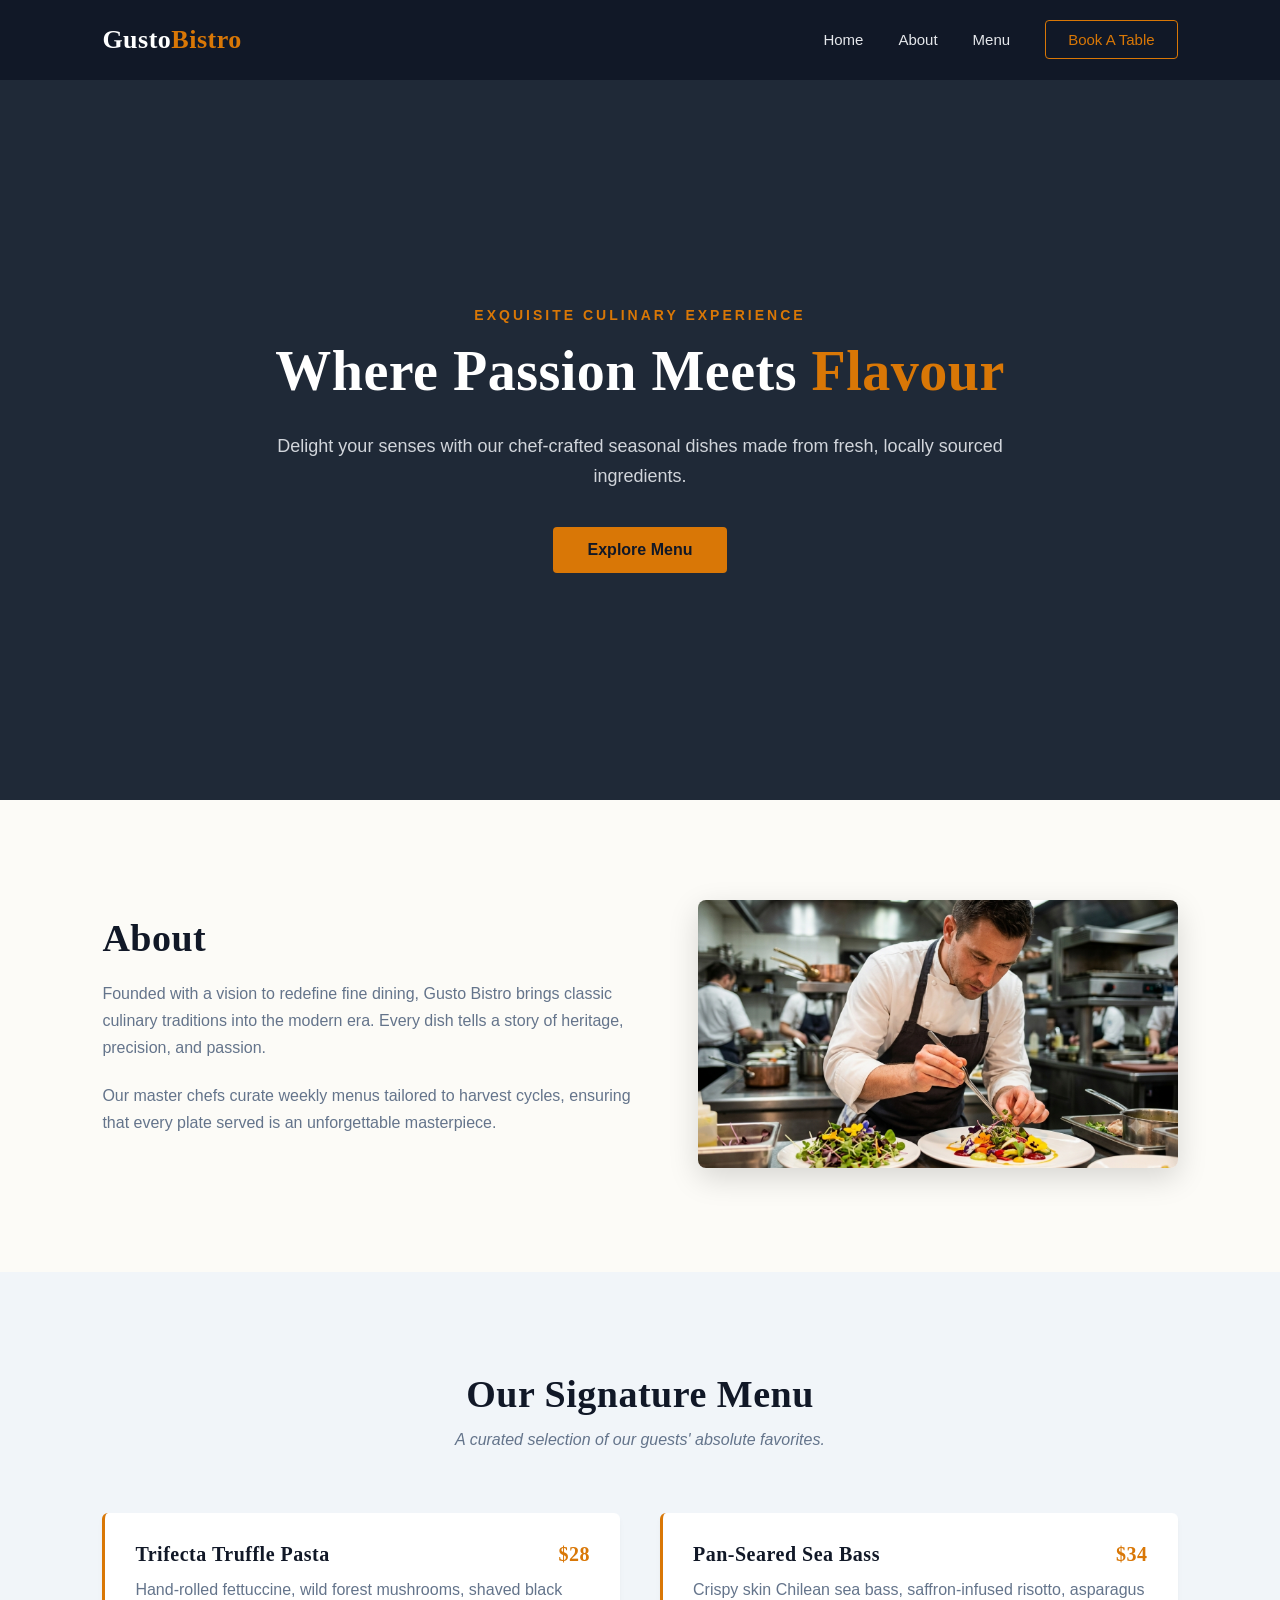
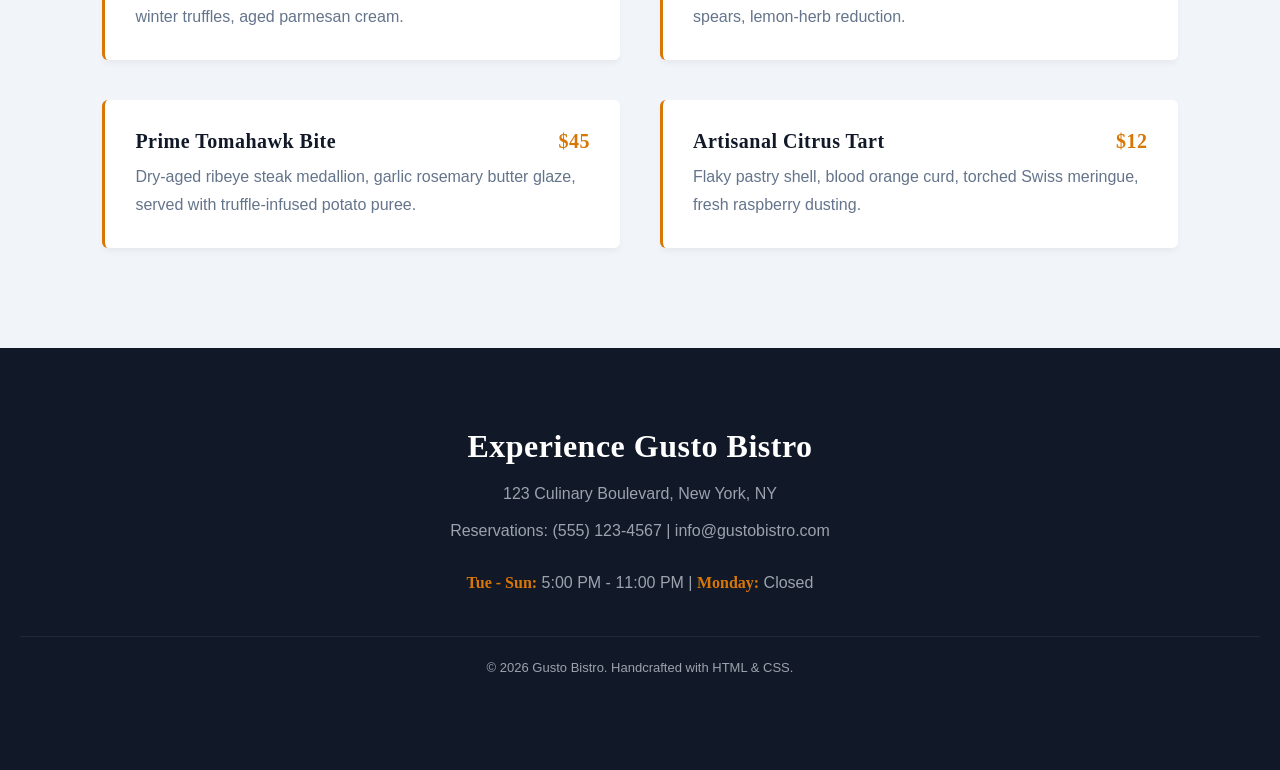
<file: midnight-bistro/index.html>
<!DOCTYPE html>
<html lang="en">
<head>
    <meta charset="UTF-8">
    <meta name="viewport" content="width=device-width, initial-scale=1.0">
    <title>Gusto Bistro | Fine Dining Restaurant</title>
    <link rel="stylesheet" href="style.css">
</head>
<body>

    <header class="navbar">
        <div class="logo">Gusto<span>Bistro</span></div>
        <nav>
            <ul class="nav-links">
                <li><a href="#home">Home</a></li>
                <li><a href="#about">About</a></li>
                <li><a href="#menu">Menu</a></li>
                <li><a href="#reservation" class="btn-book">Book A Table</a></li>
            </ul>
        </nav>
    </header>

    <section id="home" class="hero">
        <div class="hero-overlay"></div>
        <div class="hero-content">
            <h4>Exquisite Culinary Experience</h4>
            <h1>Where Passion Meets <span>Flavour</span></h1>
            <p>Delight your senses with our chef-crafted seasonal dishes made from fresh, locally sourced ingredients.</p>
            <a href="#menu" class="btn-main">Explore Menu</a>
        </div>
    </section>

    <section id="about" class="about">
        <div class="about-container">
            <div class="about-text">
                <h2 class="section-title">About</h2>
                <p>Founded with a vision to redefine fine dining, Gusto Bistro brings classic culinary traditions into the modern era. Every dish tells a story of heritage, precision, and passion.</p>
                <p>Our master chefs curate weekly menus tailored to harvest cycles, ensuring that every plate served is an unforgettable masterpiece.</p>
            </div>
            <div class="about-image">
                 <img src="chef.jpg.PNG" class="about-chef-img" alt="chef preparing food">
            </div>        
        </div>
    </section>
 <section id="menu" class="menu-section">
        <h2 class="section-title center">Our Signature Menu</h2>
        <p class="section-subtitle">A curated selection of our guests' absolute favorites.</p>
        
        <div class="menu-grid">
            <div class="menu-item">
                <div class="menu-details">
                    <h3>Trifecta Truffle Pasta <span class="price">$28</span></h3>
                    <p>Hand-rolled fettuccine, wild forest mushrooms, shaved black winter truffles, aged parmesan cream.</p>
                </div>
            </div>
            <div class="menu-item">
                <div class="menu-details">
                    <h3>Pan-Seared Sea Bass <span class="price">$34</span></h3>
                    <p>Crispy skin Chilean sea bass, saffron-infused risotto, asparagus spears, lemon-herb reduction.</p>
                </div>
            </div>
            <div class="menu-item">
                <div class="menu-details">
                    <h3>Prime Tomahawk Bite <span class="price">$45</span></h3>
                    <p>Dry-aged ribeye steak medallion, garlic rosemary butter glaze, served with truffle-infused potato puree.</p>
                </div>
            </div>
            <div class="menu-item">
                <div class="menu-details">
                    <h3>Artisanal Citrus Tart <span class="price">$12</span></h3>
                    <p>Flaky pastry shell, blood orange curd, torched Swiss meringue, fresh raspberry dusting.</p>
                </div>
            </div>
        </div>
    </section>

    <footer id="reservation" class="footer">
        <div class="footer-content">
            <h2>Experience Gusto Bistro</h2>
            <p>123 Culinary Boulevard, New York, NY</p>
            <p>Reservations: (555) 123-4567 | info@gustobistro.com</p>
            <div class="hours">
                <p><strong>Tue - Sun:</strong> 5:00 PM - 11:00 PM | <strong>Monday:</strong> Closed</p>
            </div>
            <p class="copyright">&copy; 2026 Gusto Bistro. Handcrafted with HTML & CSS.</p>
        </div>
    </footer>

</body>
</html>
</file>
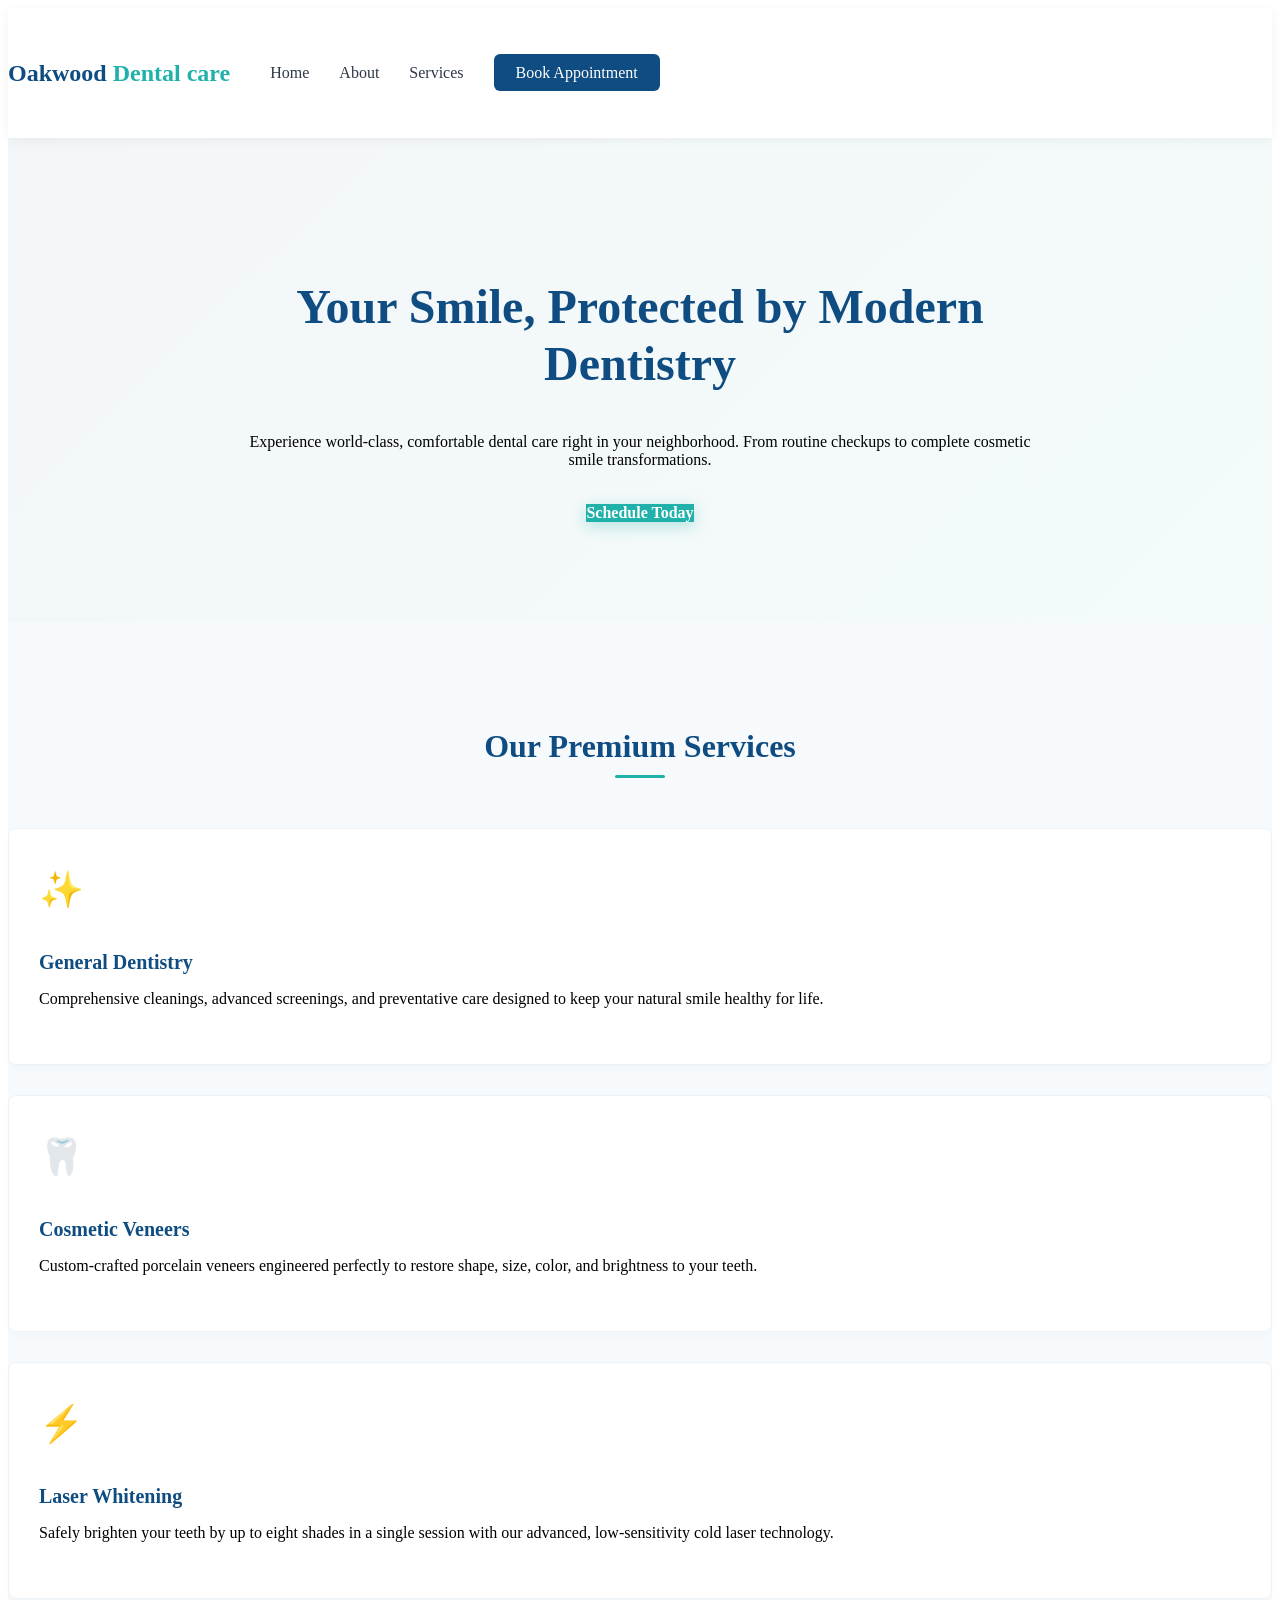
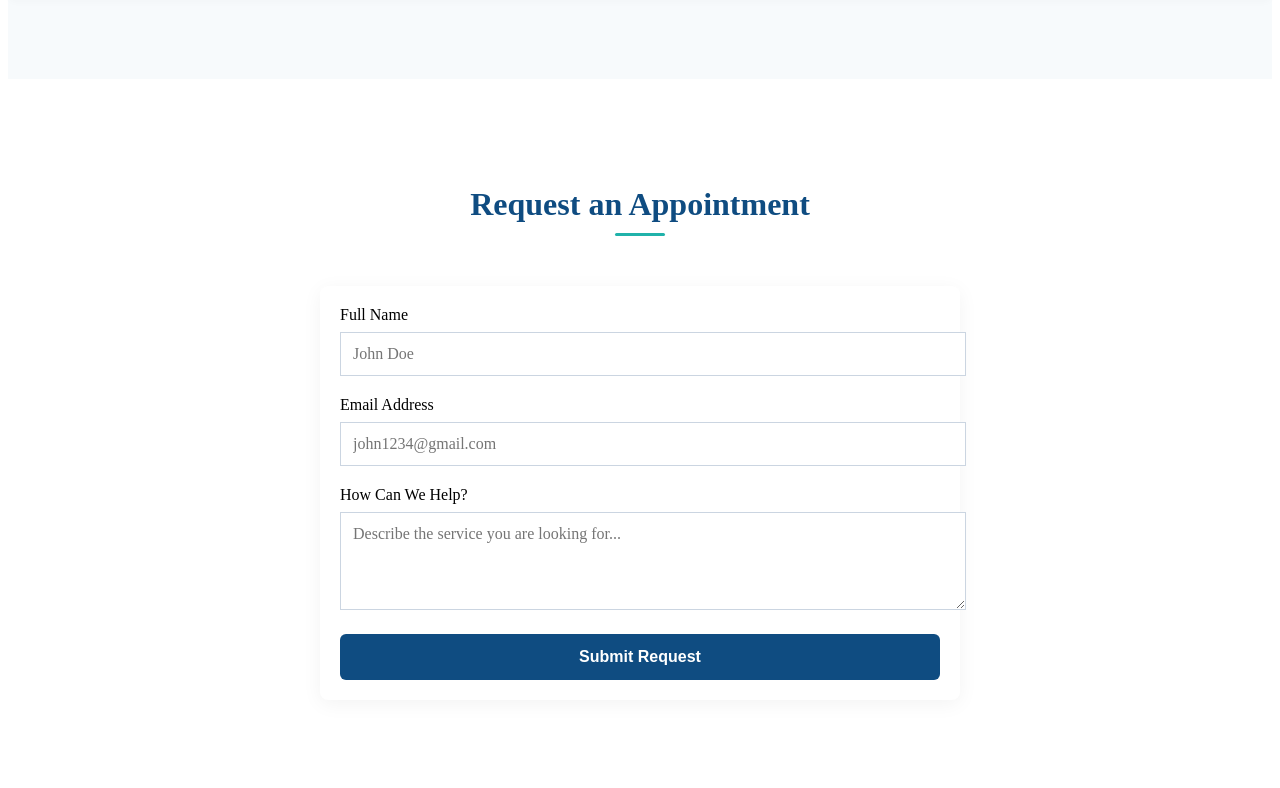
<file: oakwood-dental/index.html>
<!DOCTYPE html>
<html lang="en">
<head>
    <meta charset="UTF-8">
    <meta name="viewport" content="width=device-width, initial-scale=1.0">
    <title>Oakwood Dental Care | Modern Web Design Template</title> 
    <link rel="stylesheet" href="style.css">
</head>
<body>

    <!--NAVIGATION-->
    <header>
        <div class="container">
            <nav>
                <nav class="navbar">
                <a href="#" class="logo">Oakwood <span>Dental</span> <span>care</span></a>
                <ul class="nav-links">
                    <li><a href="#home">Home</a></li>
                    <li><a href="#about">About</a></li>
                    <li><a href="#services">Services</a></li>
                    <li><a href="#book-appointment" class="btn-nav">Book Appointment</a></li>
                </ul>
            </nav>
        </div>
    </header>

    <!--HERO SECTIONS-->
    <section class="hero">
        <div class="container hero-content">
            <h1>Your Smile, Protected by Modern Dentistry</h1>
            <p>Experience world-class, comfortable dental care right in your neighborhood. From routine checkups to complete cosmetic smile transformations.</p>
            <a href="#" class="btn-main">Schedule Today</a>
        </div>
    </section>

<!--SERVICES GRID SECTION-->
    <section class="services">
        <div class="container">
            <h2 class="section-title">Our Premium Services</h2>
            <div class="services-grid">
                
                <div class="service-card">
                    <span class="service-icon">✨</span>
                    <h3>General Dentistry</h3>
                    <p>Comprehensive cleanings, advanced screenings, and preventative care designed to keep your natural smile healthy for life.</p>
                </div>

                <div class="service-card">
                    <span class="service-icon">🦷</span>
                    <h3>Cosmetic Veneers</h3>
                    <p>Custom-crafted porcelain veneers engineered perfectly to restore shape, size, color, and brightness to your teeth.</p>
                </div>

                <div class="service-card">
                    <span class="service-icon">⚡</span>
                    <h3>Laser Whitening</h3>
                    <p>Safely brighten your teeth by up to eight shades in a single session with our advanced, low-sensitivity cold laser technology.</p>
                </div>

            </div>
        </div>
    </section>

<!--CONTACT/APPOINTMENT SECTION-->
    <section class="contact">
        <div class="container">
            <h2 class="section-title">Request an Appointment</h2>
            <form class="contact-form" onsubmit="event.preventDefault();">
                <div class="form-group">
                    <label for="name">Full Name</label>
                    <input type="text" id="name" placeholder="John Doe" required>
                </div>
                <div class="form-group">
                    <label for="email">Email Address</label>
                    <input type="email" id="email" placeholder="john1234@gmail.com" required>
                </div>
                <div class="form-group">
                    <label for="msg">How Can We Help?</label>
                    <textarea id="msg" rows="4" placeholder="Describe the service you are looking for..." required></textarea>
                </div>
                <button type="submit" class="btn-submit">Submit Request</button>
            </form>
        </div>
    </section>

</body>
</html>
</file>
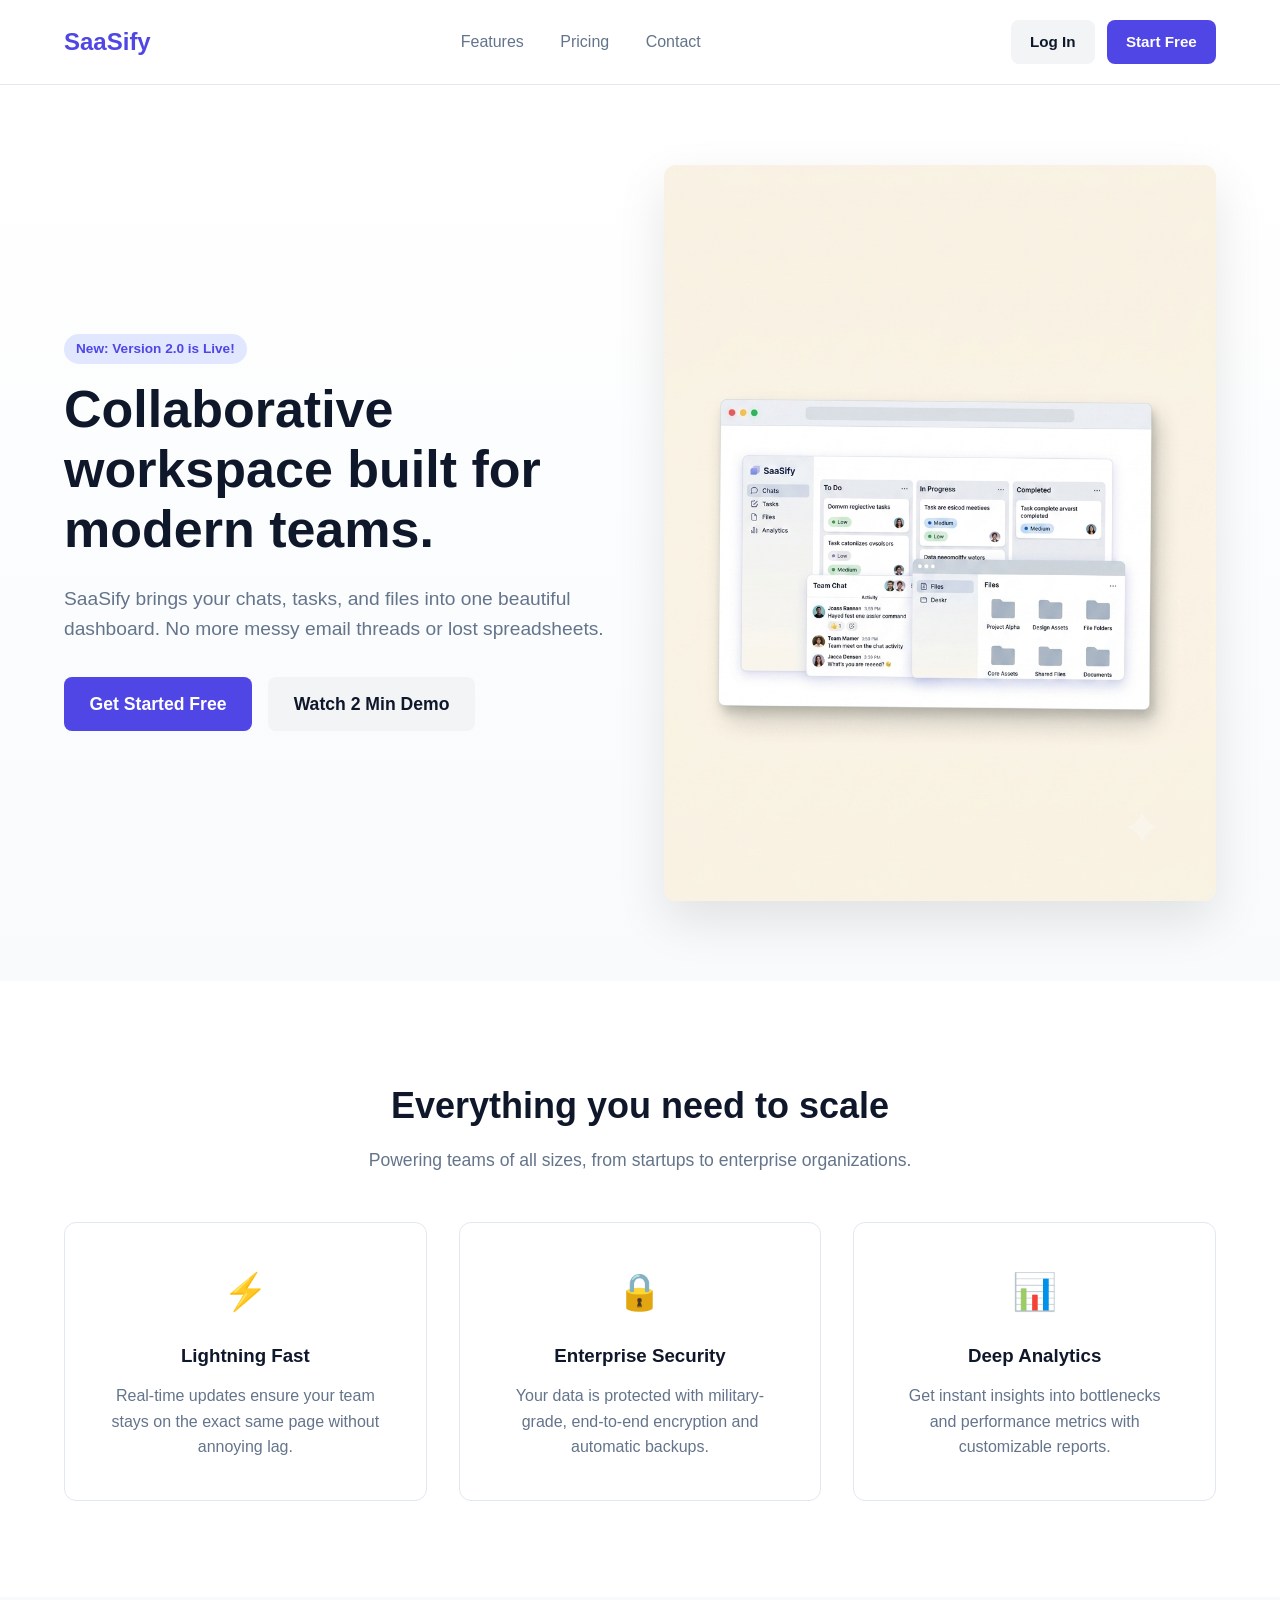
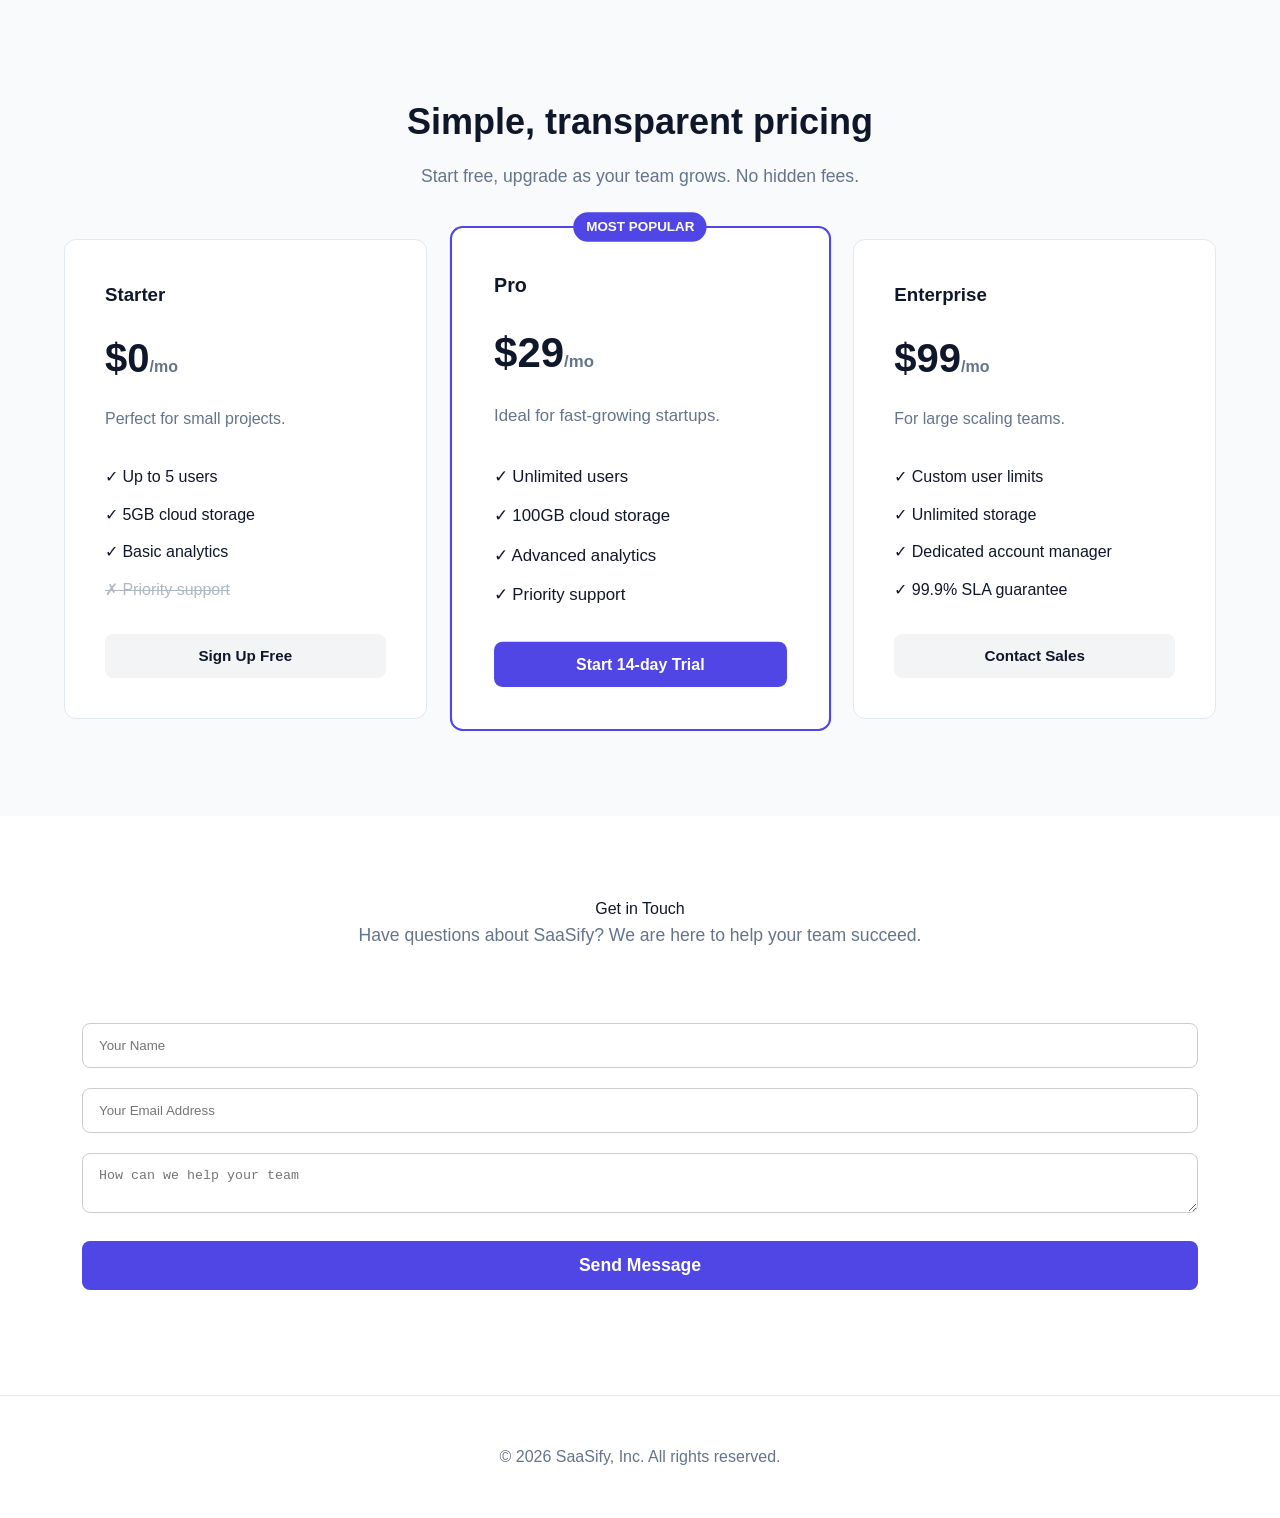
<file: saasify/index.html>
<!DOCTYPE html>
<html lang="en">
<head>
  <meta charset="UTF-8">
  <meta name="viewport" content="width=device-width, initial-scale=1.0">
  <title>SaaSify - Streamline Your Team's Workflow</title>
  <link rel="stylesheet" href="style.css">
</head>
<body>

  <header class="navbar">
    <div class="logo">SaaSify</div>
    <nav class="nav-links">
      <a href="#features">Features</a>
      <a href="#pricing">Pricing</a>
      <a href="#contact">Contact</a>
    </nav>
    <div class="nav-actions">
      <a href="#" class="btn btn-secondary">Log In</a>
      <a href="#" class="btn btn-primary">Start Free</a>
    </div>
  </header>

  <section class="hero">
    <div class="container hero-grid">
      <div class="hero-content">
        <span class="badge">New: Version 2.0 is Live!</span>
        <h1>Collaborative workspace built for modern teams.</h1>
        <p>SaaSify brings your chats, tasks, and files into one beautiful dashboard. No more messy email threads or lost spreadsheets.</p>
        <div class="hero-buttons">
          <a href="#pricing" class="btn btn-primary btn-large">Get Started Free</a>
          <a href="#" class="btn btn-secondary btn-large">Watch 2 Min Demo</a>
        </div>
      </div>
      <div class="hero-visual">
        <img src="saasify-image.PNG" alt="SaaSify Platform Dashboard Mockup" class="mockup-img">
        </div>
      </div>
    </div>
  </section>

  <section id="features" class="features">
    <div class="container text-center">
      <h2>Everything you need to scale</h2>
      <p class="subtitle">Powering teams of all sizes, from startups to enterprise organizations.</p>

      <div class="features-grid">
        <div class="feature-card">
          <div class="icon-box">⚡</div>
          <h3>Lightning Fast</h3>
          <p>Real-time updates ensure your team stays on the exact same page without annoying lag.</p>
        </div>
        <div class="feature-card">
          <div class="icon-box">🔒</div>
          <h3>Enterprise Security</h3>
          <p>Your data is protected with military-grade, end-to-end encryption and automatic backups.</p>
        </div>
        <div class="feature-card">
          <div class="icon-box">📊</div>
          <h3>Deep Analytics</h3>
          <p>Get instant insights into bottlenecks and performance metrics with customizable reports.</p>
        </div>
      </div>
    </div>
  </section>

  <section id="pricing" class="pricing">
    <div class="container">
      <div class="text-center">
        <h2>Simple, transparent pricing</h2>
        <p class="subtitle">Start free, upgrade as your team grows. No hidden fees.</p>
      </div>

      <div class="pricing-grid">
        <div class="pricing-card">
          <h3>Starter</h3>
          <div class="price">$0<span>/mo</span></div>
          <p class="card-desc">Perfect for small projects.</p>
          <ul class="pricing-features">
            <li>✓ Up to 5 users</li>
            <li>✓ 5GB cloud storage</li>
            <li>✓ Basic analytics</li>
            <li class="disabled">✗ Priority support</li>
          </ul>
          <a href="#" class="btn btn-secondary full-width">Sign Up Free</a>
        </div>

        <div class="pricing-card popular">
          <div class="popular-tag">Most Popular</div>
          <h3>Pro</h3>
          <div class="price">$29<span>/mo</span></div>
          <p class="card-desc">Ideal for fast-growing startups.</p>
          <ul class="pricing-features">
            <li>✓ Unlimited users</li>
            <li>✓ 100GB cloud storage</li>
            <li>✓ Advanced analytics</li>
            <li>✓ Priority support</li>
          </ul>
          <a href="#" class="btn btn-primary full-width">Start 14-day Trial</a>
        </div>

        <div class="pricing-card">
          <h3>Enterprise</h3>
          <div class="price">$99<span>/mo</span></div>
          <p class="card-desc">For large scaling teams.</p>
          <ul class="pricing-features">
            <li>✓ Custom user limits</li>
            <li>✓ Unlimited storage</li>
            <li>✓ Dedicated account manager</li>
            <li>✓ 99.9% SLA guarantee</li>
          </ul>
          <a href="#" class="btn btn-secondary full-width">Contact Sales</a>
        </div>
      </div>
    </div>
  </section>

<!-- contact section-->
<section id="contact" class="contact-section">
  <div class="container text-center>"
    <h2 class="section-title">Get in Touch</h2>
    <p class="subtitle">Have questions about SaaSify? We are here to help your team succeed.</p>

    
  <dive class="contact-wrapper">
    <form class="contact-form">
      <div class="form-group">
        <input type="text" placeholder="Your Name" required class="form-input">
      </div>
      <div class="form-group">
        <input type="email" placeholder="Your Email Address" required class="form-input">
      </div>
      <div class="form-group">
        <!-- Added the form-input class here -->
        <textarea placeholder="How can we help your team" required class="form-input"></textarea>
      </div>
      <button type="submit" class="btn btn-primary btn-large">Send Message</button>
    </form>
</dive> <!-- This closes contact-wrapper. The extra </div> after this is removed.-->

</section>

  <footer class="footer">
    <p>&copy; 2026 SaaSify, Inc. All rights reserved.</p>
  </footer>


</body>
</html>
</file>
<file: midnight-bistro/style.css>
/* --- Core Reset --- */
* {
    margin: 0;
    padding: 0;
    box-sizing: border-box;
    font-family: 'Georgia', serif; /* Gives a classic, upscale restaurant feel */
    scroll-behavior: smooth;
}

h1, h2, h3, .logo {
    font-family: 'Playfair Display', 'Georgia', serif;
    letter-spacing: 0.5px;
}

p {
    font-family: 'Segoe UI', Arial, sans-serif; /* Clean readable body text */
    color: #64748b;
    line-height: 1.7;
}

body {
    background-color: #fcfbf7; /* Off-white warm background */
    color: #1e293b;
}

/* --- Header / Navigation --- */
.navbar {
    display: flex;
    justify-content: space-between;
    align-items: center;
    padding: 25px 8%;
    background-color: #111827; /* Rich dark charcoal */
    position: sticky;
    top: 0;
    z-index: 1000;
}

.logo {
    color: #ffffff;
    font-size: 26px;
    font-weight: bold;
}

.logo span {
    color: #d97706; /* Warm Amber/Gold accent */
}

.nav-links {
    display: flex;
    list-style: none;
    align-items: center;
}

.nav-links li {
    margin-left: 35px;
}

.nav-links a {
    color: #e5e7eb;
    text-decoration: none;
    font-family: 'Segoe UI', sans-serif;
    font-size: 15px;
    transition: color 0.3s;
}

.nav-links a:hover {
    color: #d97706;
}

.btn-book {
    border: 1px solid #d97706;
    padding: 10px 22px;
    border-radius: 4px;
    color: #d97706 !important;
    transition: all 0.3s ease !important;
}

.btn-book:hover {
    background-color: #d97706;
    color: #111827 !important;
}

/* --- Hero Section --- */
.hero {
    height: 80vh;
    background-color: #1f2937; /* Clean solid fallback if no image is linked */
    display: flex;
    align-items: center;
    justify-content: center;
    text-align: center;
    position: relative;
    padding: 0 20px;
}

.hero-content {
    position: relative;
    z-index: 2;
    max-width: 750px;
}

.hero h4 {
    color: #d97706;
    font-family: 'Segoe UI', sans-serif;
    text-transform: uppercase;
    letter-spacing: 3px;
    font-size: 14px;
    margin-bottom: 15px;
}

.hero h1 {
    font-size: 56px;
    color: #ffffff;
    margin-bottom: 25px;
    line-height: 1.2;
}

.hero h1 span {
    color: #d97706;
}

.hero p {
    color: #d1d5db;
    font-size: 18px;
    margin-bottom: 35px;
}

.btn-main {
    display: inline-block;
    background-color: #d97706;
    color: #111827;
    text-decoration: none;
    padding: 14px 35px;
    font-family: 'Segoe UI', sans-serif;
    font-weight: 600;
    border-radius: 4px;
    transition: background 0.3s;
}

.btn-main:hover {
    background-color: #b45309;
}

/* --- About Section --- */
.about {
    padding: 100px 8%;
    background-color: #fcfbf7;
}

.about-container {
    display: flex;
    align-items: center;
    gap: 60px;
}

.about-text {
    flex: 1;
}

.section-title {
    font-size: 38px;
    color: #111827;
    margin-bottom: 20px;
}

.about-text p {
    margin-bottom: 20px;
    font-size: 16px;
}
/* Perfectly scales and shapes the chef cooking image */
.about-chef-img {
    width: 100%;
    max-width: 480px;
    height: auto;
    border-radius: 8px; /* Smooth, elegant rounded corners */
    box-shadow: 0 10px 30px rgba(0, 0, 0, 0.15); /* Soft professional shadow */
    transition: transform 0.3s ease; /* Smooth motion effect */
}

/* Micro-interaction: image grows slightly when hovered */
.about-chef-img:hover {
    transform: scale(1.02);
}




/* Visual placeholder styling to demonstrate design structure without requiring absolute external images */
.about-image-placeholder {
    flex: 1;
    background-color: #e2e8f0;
    height: 350px;
    border-radius: 8px;
    display: flex;
    flex-direction: column;
    align-items: center;
    justify-content: center;
    border: 2px dashed #cbd5e1;
}

.placeholder-icon {
    font-size: 48px;
    margin-bottom: 10px;
}

/* --- Menu Section --- */
.menu-section {
    padding: 100px 8%;
    background-color: #f1f5f9; /* Subtle gray background break */
}

.center {
    text-align: center;
}

.section-subtitle {
    text-align: center;
    margin-top: -10px;
    margin-bottom: 60px;
    font-style: italic;
}

.menu-grid {
    display: grid;
    grid-template-columns: repeat(auto-fit, minmax(400px, 1fr));
    gap: 40px;
}

.menu-item {
    background-color: #ffffff;
    padding: 30px;
    border-radius: 6px;
    box-shadow: 0 4px 6px -1px rgba(0,0,0,0.05);
    border-left: 3px solid #d97706;
}

.menu-details h3 {
    display: flex;
    justify-content: space-between;
    font-size: 20px;
    color: #111827;
    margin-bottom: 10px;
}

.price {
    color: #d97706;
    font-weight: bold;
}

/* --- Footer --- */
.footer {
    background-color: #111827;
    color: #9ca3af;
    text-align: center;
    padding: 80px 20px;
}

.footer-content h2 {
    color: #ffffff;
    font-size: 32px;
    margin-bottom: 15px;
}

.footer-content p {
    color: #9ca3af;
    margin-bottom: 10px;
}

.hours {
    margin: 25px 0;
}

.hours p strong {
    color: #d97706;
}

.copyright {
    margin-top: 40px;
    font-size: 13px;
    border-top: 1px solid #1f2937;
    padding-top: 20px;
}

/* --- Responsive Adjustments --- */
@media (max-width: 768px) {
    .navbar {
        flex-direction: column;
        gap: 20px;
    }
    
    .nav-links li {
        margin: 0 15px;
    }

    .about-container {
        flex-direction: column;
    }

    .menu-grid {
        grid-template-columns: 1fr;
    }

    .hero h1 {
        font-size: 38px;
    }
}
</file>
<file: oakwood-dental/style.css>
/*CSS VARIABLES-Keeps My branding consistence and easy to edit*/
:root{
    --primary:#0f4c81;  /*Deep Trustworthy Blue*/
    --secondary:#20b2aa;  /*Clean Teal Accents*/
    --dark:#2d3748;      /*Soft Dark for text*/
    --light:#f7fafc;     /*Light Grey Background*/
    --white:#ffffff;
    --font-main:'Segoe UI',Tahoma,Geneva,Verdana,sana-serif;
    --transition:all 0.3s ease;  
}

/*GLOBAL STYLE/*
*{
margin:0;
padding:0;
box-sizing;border-box;
}

body{
font-family:var(--font-main);
color:var(--dark);
background-color:var(--white);
line-height:1.6;
}

.container{
width:90%;
max-width:1200px;
margin:0 auto;
}

/*NAVIGATION HEADER (Flexbox)*/
header{
    background-color: var(--white);
    box-shadow: 0 2px 10px rgba(0,0,0,0.05);
    position: sticky;
    top: 0;
    z-index: 100
}

nav{
    display:flex;
    justify-content: space-between;
    align-items: center;
    padding :20px 0;
}

.logo{
    font-size: 24px;
    font-weight: 700;
    color: var(--primary);
    text-decoration: none;
}

.logo span{
    color: var(--secondary);
}

.nav-links{
    display: flex;
    list-style: none;
    gap:30px;
    align-items: center;
}

.nav-links a{
    text-decoration: none;
    color: var(--dark);
    font-weight: 500;
    transition: var(--transition);
}

.nav-links a:hover{
    color: var(--primary);
}

.btn-nav{
    background-color: var(--primary);
    color: var(--white) !important;
    padding: 10px 22px;
    border-radius: 6px;
    font-weight: 600;
}

.btn-nav:hover{
    background-color: var(secondary);
}

/*HERO SECTION*/
.hero{
    background: linear-gradient(135deg,rgba(15,76,129,0.05)0%,rgba(32,178,170,0.05)100%);
    padding: 100px 0;
    text-align: center;
}

.hero-content{
    max-width: 800px;
    margin: 0 auto;
}

.hero h1{
    font-size: 48px;
    color:var(--primary);
    margin-botttom: 20px;
    line-height: 1.2;
}

.hero p{
    font-size: 18px
    color: #64748b;
    margin-bottom: 35px;
}

.btn-main{
    display: inline-block;
    text-decoration: none;
    background-color: var(--secondary);
    color: var(--white);
    padding: 14px 30px
    border-radius: 6px;
    font-weight: 600;
    box-shadow: 0 4px 15px rgba(32,178,170,0.3);
    transition: var(--transition);
}

.btn-main:hover{
    transform: translateY(-2px);
    box-shadow: 0 6px 20px rgba(32,178,170,0.4);
}

/*SERVICES SECTION (CSS Grid)*/
.services{
    padding: 80px 0;
    background-color: var(--light);
}

.section-title{
    text-align: center;
    font-size: 32px;
    margin-bottom: 50px;
    color: var(--primary);
    position: relative;
}

.section-title::after{
    content: '';
    display: block;
    width: 50px;
    height: 3px;
    background-color: var(--secondary);
    margin: 10px auto 0;
    border-radius: 2px;
}

.services-grid{
    display: grid;
    grid-template-columns: repeat(3,1fr);
    gap: 30px;
}

.service-card{
    background-color: var(--white);
    padding: 40px 30px;
    border-radius: 8px;
    box-shadow: 0 4px 6px rgba(0,0,0,0.02);
    border: 1px solid #edf2f7;
    transition: var(--transition);
}

.service-card:hover{
    transform: translateY(-5px);
    box-shadow: 0 12px 20px rgba(0,0,0,0.05);
    border-color: var(--secondary);
}

.service-icon{
    font-size: 36px;
    margin-bottom: 20px;
    display: inline-block;

}

.service-card h3{
    margin-bottom: 15px;
    font-size: 20px;
    color: var(--primary);
}

/*CONTACT FORM SECTION*/
.contact{
    padding: 80px;
}

.contact-form{
    max-width: 600px;
    margin: 0 auto;
    background-color: var(--white);
    padding: 40px;
    border-radius: 8px;
    box-shadow: 0 4px 20px rgba(0,0,0,0.05);
}

.form-group{
    margin-bottom: 20px;
}

.form-group label{
    display: block;
    margin-bottom: 8px;
    font-weight: 500;
}

.form-group input,
.form-group textarea{
    width: 100%;
    padding: 12px;
    border: 1px solid #cbd5e1;
    font-family: var(--font-main);
    font-size: 16px;
}

.form-group input:focus,
.form-group textarea:focus{
    outline: none;
    border-color: var(--primary);
    box-shadow: 0 0 0 3px; rgba(15,76,129,0.1);
}

.btn-submit{
    width: 100%;
    padding: 14px;
    background-color: var(--primary);
    color: var(--white);
    border: none;
    border-radius: 6px;
    font-size: 16px;
    font-weight: 600;
    cursor: pointer;
    transition: var(--transition);
}

.btn-submit:hover{
    background-color: var(--dark);
}

/*RESPONSIVE MEDIA QUERIES (Mobile friendly)/*
@media (max-width: 968px) {
.service-grid {
   grid-template-columns:repeat(2, 1fr);
}
}

@media (max-width: 968px) {
  .nav-links {
  display:none; /* in a full build, you'd add a hamburger menu toggle */
}
.hero h1{
    font-size: 32px;
}
.services-grid {
    grid-template-columns: 1fr;
}
.contact-form {
    padding: 20px;
}
</file>
<file: saasify/style.css>
/* --- 1. Variables & Global Styles --- */
:root {
  --primary: #4f46e5;
  --primary-hover: #4338ca;
  --secondary-bg: #f3f4f6;
  --dark: #0f172a;
  --light-gray: #f8fafc;
  --muted: #64748b;
  --white: #ffffff;
  --border: #e2e8f0;
  --max-width: 1200px;
}

* {
  margin: 0;
  padding: 0;
  box-sizing: border-box;
}

html {
  scroll-behavior: smooth;
}

body {
  font-family: -apple-system, BlinkMacSystemFont, "Segoe UI", Roboto, sans-serif;
  color: var(--dark);
  background-color: var(--white);
  line-height: 1.6;
}

.container {
  width: 90%;
  max-width: var(--max-width);
  margin: 0 auto;
}

.text-center {
  text-align: center;
}


h2 {
  font-size: 2.25rem;
  font-weight: 800;
  margin-bottom: 0.75rem;
}

.subtitle {
  color: var(--muted);
  font-size: 1.1rem;
  margin-bottom: 3rem;
}

/* --- 2. Buttons --- */
.btn {
  display: inline-block;
  padding: 0.6rem 1.2rem;
  border-radius: 8px;
  font-weight: 600;
  text-decoration: none;
  font-size: 0.95rem;
  transition: all 0.2s ease-in-out;
}

.btn-primary {
  background-color: var(--primary);
  color: var(--white);
}

.btn-primary:hover {
  background-color: var(--primary-hover);
}

.btn-secondary {
  background-color: var(--secondary-bg);
  color: var(--dark);
}

.btn-secondary:hover {
  background-color: #e5e7eb;
}

.btn-large {
  padding: 0.8rem 1.6rem;
  font-size: 1.1rem;
}

.full-width {
  display: block;
  text-align: center;
}

/* --- 3. Navigation Bar --- */
.navbar {
  display: flex;
  justify-content: space-between;
  align-items: center;
  padding: 1.25rem 5%;
  background-color: var(--white);
  border-bottom: 1px solid var(--border);
  position: sticky;
  top: 0;
  z-index: 100;
}

.logo {
  font-size: 1.5rem;
  font-weight: 800;
  color: var(--primary);
}

.nav-links a {
  text-decoration: none;
  color: var(--muted);
  margin: 0 1rem;
  font-weight: 500;
  transition: color 0.2s;
}

.nav-links a:hover {
  color: var(--dark);
}

.nav-actions {
  display: flex;
  gap: 0.75rem;
}

/* --- 4. Hero Section --- */
.hero {
  padding: 5rem 0;
  background: linear-gradient(180deg, var(--white) 0%, var(--light-gray) 100%);
}

.hero-grid {
  display: grid;
  grid-template-columns: 1fr;
  gap: 3rem;
  align-items: center;
}

.badge {
  display: inline-block;
  background-color: #e0e7ff;
  color: var(--primary);
  padding: 0.25rem 0.75rem;
  border-radius: 100px;
  font-size: 0.85rem;
  font-weight: 600;
  margin-bottom: 1rem;
}

.hero-content h1 {
  font-size: 2.75rem;
  font-weight: 800;
  line-height: 1.15;
  margin-bottom: 1.5rem;
}

.hero-content p {
  color: var(--muted);
  font-size: 1.2rem;
  margin-bottom: 2rem;
}

.hero-buttons {
  display: flex;
  gap: 1rem;
  flex-wrap: wrap;
}

/* Mockup CSS (Simplified Visual Representation) */
.hero-visual {
  width: 100%;
}

.dashboard-mockup {
  background-color: var(--white);
  border-radius: 12px;
  border: 1px solid var(--border);
  box-shadow: 0 25px 50px -12px rgba(0, 0, 0, 0.15);
  overflow: hidden;
}

.mockup-header {
  background-color: #f1f5f9;
  padding: 0.75rem;
  display: flex;
  gap: 6px;
  border-bottom: 1px solid var(--border);
}

.mockup-header .dot {
  width: 10px;
  height: 10px;
  background-color: #cbd5e1;
  border-radius: 50%;
}

.mockup-body {
  height: 250px;
  display: flex;
}

.mockup-body .sidebar {
  width: 60px;
  background-color: #f8fafc;
  border-right: 1px solid var(--border);
}

.mockup-body .content-block {
  flex-grow: 1;
  padding: 1.5rem;
  display: flex;
  flex-direction: column;
  gap: 1rem;
}

.chart-placeholder {
  height: 60%;
  background-color: #e0e7ff;
  border-radius: 8px;
}

.text-placeholder {
  height: 20%;
  background-color: #f1f5f9;
  border-radius: 6px;
}

/* --- 5. Features Section --- */
.features {
  padding: 6rem 0;
}

.features-grid {
  display: grid;
  grid-template-columns: 1fr;
  gap: 2rem;
}

.feature-card {
  padding: 2.5rem;
  border-radius: 12px;
  border: 1px solid var(--border);
  transition: box-shadow 0.3s;
}

.feature-card:hover {
  box-shadow: 0 10px 25px -5px rgba(0,0,0,0.05);
}

.icon-box {
  font-size: 2.25rem;
  margin-bottom: 1.25rem;
}

.feature-card h3 {
  margin-bottom: 0.75rem;
}

.feature-card p {
  color: var(--muted);
}

/* --- 6. Pricing Section --- */
.pricing {
  padding: 6rem 0;
  background-color: var(--light-gray);
}

.pricing-grid {
  display: grid;
  grid-template-columns: 1fr;
  gap: 2rem;
  align-items: center;
  margin-top: 3rem;
}

.pricing-card {
  background-color: var(--white);
  border-radius: 12px;
  border: 1px solid var(--border);
  padding: 2.5rem;
  position: relative;
  transition: transform 0.2s;
}

.pricing-card.popular {
  border: 2.5px solid var(--primary);
  transform: scale(1.05);
}

.popular-tag {
  position: absolute;
  top: -15px;
  left: 50%;
  transform: translateX(-50%);
  background-color: var(--primary);
  color: var(--white);
  padding: 0.25rem 0.75rem;
  font-size: 0.8rem;
  font-weight: 700;
  border-radius: 100px;
  text-transform: uppercase;
}

.price {
  font-size: 2.5rem;
  font-weight: 800;
  margin: 1rem 0;
}

.price span {
  font-size: 1rem;
  color: var(--muted);
}

.card-desc {
  color: var(--muted);
  margin-bottom: 2rem;
}

.pricing-features {
  list-style: none;
  margin-bottom: 2rem;
}

.pricing-features li {
  margin-bottom: 0.75rem;
  font-weight: 500;
}

.pricing-features li.disabled {
  color: var(--muted);
  text-decoration: line-through;
  opacity: 0.5;
}

/* --- 7. Footer --- */
.footer {
  text-align: center;
  padding: 3rem 0;
  border-top: 1px solid var(--border);
  color: var(--muted);
}

/* --- 8. Media Queries (Responsiveness) --- */

/* Tablets and Up (768px+) */
@media (min-width: 768px) {
  .hero-grid {
    grid-template-columns: 1fr 1fr; /* Side-by-side Hero on Tablet */
  }

  .hero-content h1 {
    font-size: 3.25rem;
  }

  .features-grid {
    grid-template-columns: repeat(3, 1fr); /* 3 column layout for features */
  }
}

/* Desktops and Up (1024px+) */
@media (min-width: 1024px) {
  .pricing-grid {
    grid-template-columns: repeat(3, 1fr); /* 3 column layout for pricing cards */
  }
}

/* Small Screens Mobile Only (< 600px) */
@media (max-width: 600px) {
  .nav-links, .nav-actions {
    display: none; /* Simplifies navbar for mobile */
  }

  .hero-content h1 {
    font-size: 2.25rem;
  }

  .pricing-card.popular {
    transform: none; /* Keeps layout flat and tidy on mobile */
  }
}

/* Adjusts the container holding the image */
.hero-visual {
  width: 100%;
  display: flex;
  justify-content: center;
  align-items: center;
}

/* Forces the image to fit its container and adds styling */
.mockup-img {
  width: 100%;
  max-width: 100%; /* Keeps it from spilling out of its column */
  height: auto;     /* Keeps the image proportional */
  display: block;
  border-radius: 12px; /* Smooths the corners */

  /* Adds a premium drop shadow for depth */
  box-shadow: 0 20px 50px rgba(0, 0, 0, 0.1);
}

.hero {
  background-color: #f7f3e8;
}

/* contact section */
/* Contact Section Styling */
.contact-section {
  padding: 80px 20px;
  background-color: #ffffff;
  text-align: center; /* Forces everything to center */
}

.contact-section h2,
.contact-section p {
  text-align: center;
  margin-left: auto;
  margin-right: auto;
}

.contact-wrapper {
  max-width: 600px;
  margin: 40px auto 0 auto;
  padding: 30px;
  /* REMOVED the cream background so it matches the rest of the page layout */
  box-sizing: border-box;
}

.contact-form {
  display: flex;
  flex-direction: column;
  gap: 20px;
}

.form-group {
  width: 100%;
}

.form-input {
  width: 100%;
  padding: 14px 16px;
  border: 1px solid #ccc;
  border-radius: 8px;
  background-color: #ffffff;
  box-sizing: border-box;
}

.form-input:focus {
  border-color: #002244;
}

.contact-form .btn-primary {
  width: 100%;
  padding: 14px;
  border: none;
  border-radius: 8px;
  cursor: pointer;
}
</file>
